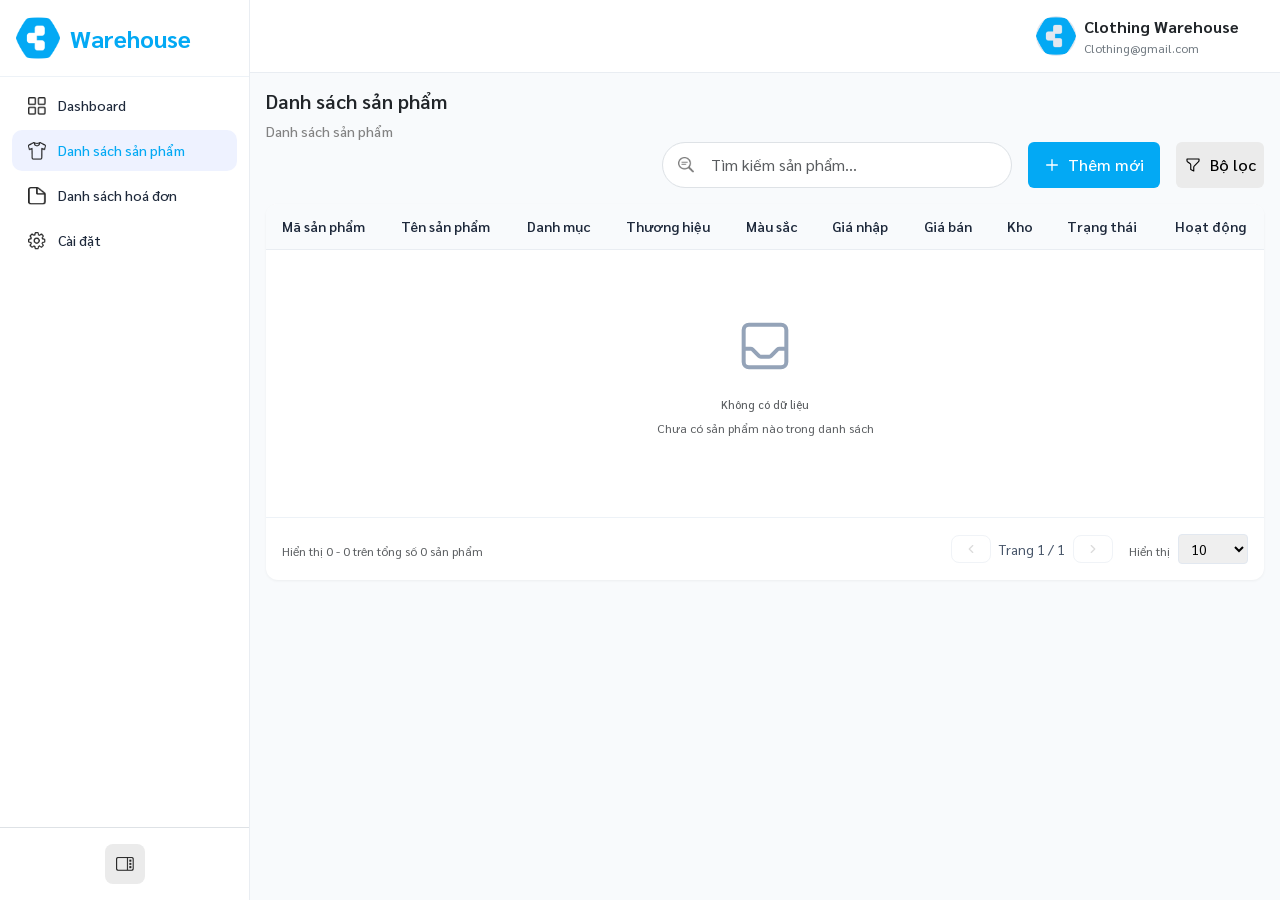
<file: index.html>
<!DOCTYPE html>
<html lang="en">
    <head>
        <meta charset="UTF-8">
        <meta name="viewport" content="width=device-width, initial-scale=1.0">
        <title>Quản lý sản phẩm - Clothing Warehouse</title>
        <link rel="icon" type="image/png" href="assets/images/jira-software-logo.png">

        <!-- CSS -->
        <link rel="stylesheet" href="css/style.css">
        <link rel="stylesheet" href="css/golbal.css">
        <link rel="stylesheet" href="libs/bootstrap/css/bootstrap.min.css">
    </head>
    <body>  

        <div class="app-wrapper">
            <!-- Sidebar (Bootstrap layout) -->
            <div class="sidebar-col" id="sidebarCol" style="width: 250px;">
                <div class="hrms-sidebar">
                    <div class="sidebar-brand">
                        <div class="logo">
                            <img src="assets/images/jira-software-logo.png" alt="logo">
                            <span id="brandTextLogo">Warehouse</span>
                        </div>
                    </div>
                    <div class="flex-grow-1">
                        <ul class="nav-menu-custom" id="mainNavigation">
                            <!-- Dashboard -->
                            <li class="nav-item-custom">
                                <a class="nav-link-custom" href="pages/dashboard.html">
                                    <img src="assets/icons/square.grid.2x2.png" width="18px" height="18px" alt="">
                                    <span>Dashboard</span>
                                </a>
                            </li>
                            <!-- Quản lý hoá đơn (submenu) -->
                            <li class="nav-item-custom active">
                                <a class="nav-link-custom" href="index.html">
                                    <img src="assets/icons/tshirt.png" width="18px" height="18px" alt="">
                                    <span>Danh sách sản phẩm</span>
                                </a>
                            </li>
                            <!-- Quản lý kho -->
                            <li class="nav-item-custom">
                                <a class="nav-link-custom" href="pages/invoice.html">
                                    <img src="assets/icons/doc.png" width="18px" height="18px" alt="">
                                    <span>Danh sách hoá đơn</span>
                                </a>
                            </li>
                            <!-- Cài đặt -->
                            <li class="nav-item-custom">
                                <a class="nav-link-custom" href="#">
                                    <img src="assets/icons/gearshape.png" width="18px" height="18px" alt="">
                                    <span>Cài đặt</span>
                                </a>
                            </li>
                        </ul>
                    </div>
                    <div class="p-3 d-flex justify-content-center border-top mt-auto">
                        <button class="collapse-toggle-btn" id="toggleSidebarBtn">
                            <img src="assets/icons/Icon=sidebar.squares.trailing.png" width="18px" height="18px" alt="">
                        </button>
                    </div>
                </div>
            </div>

            <!-- Main content (bootstrap hỗ trợ) -->
            <div class="main-content">
                <div class="top-bar d-flex align-items-center justify-content-between flex-wrap">
                    <div></div>
                    <div class="d-flex align-items-center gap-3">
                        <div class="position-relative" id="userDropdownWrapper">
                            <div class="user-profile-card d-flex align-items-center gap-2" id="userProfileTrigger">
                                <img class="avatar-img" src="assets/images/jira-software-logo.png" alt="avatar">
                                <div class="d-none d-sm-block">
                                    <p class="mb-0 fw-bold fs-6">Clothing Warehouse</p>
                                    <p class="mb-0 text-secondary" style="font-size: 12px;">Clothing@gmail.com</p>
                                </div>
                            </div>
                        </div>
                    </div>
                </div>

                <div class="content-area" id="dynamicContent">
                    <div class="user-system">
                        <div class="header-action d-flex align-items-center justify-content-between p-3 pb-0">
                            <div class="breadcrumbs">
                                <h5 class="fw6">Danh sách sản phẩm</h5>
                                <p class="m-0 fw5 fs4"> Danh sách sản phẩm</p>
                            </div>
                        </div>
                        <div class="action d-flex gap-3 justify-content-end p-3 pt-0 pb-0">
                            <!-- Tìm kiếm -->
                            <div class="search-wrapper">
                                <div class="position-relative">
                                    <img src="assets/icons/text.magnifyingglass.png" 
                                        alt="Tìm kiếm" 
                                        class="position-absolute top-50 start-0 translate-middle-y ms-3"
                                        style="width: 16px; height: 16px; opacity: 0.6;">
                                    <input type="text" 
                                        class="form-control ps-5" 
                                        placeholder="Tìm kiếm sản phẩm..." 
                                        id="searchInput"
                                        style="border-radius: 30px; padding: 10px 15px 10px 40px;">
                                </div>
                            </div>

                            <!-- Giỏ hàng -->
                            <button class="cart-button" id="cartButton">
                                <svg width="16" height="16" viewBox="0 0 24 24" fill="none" xmlns="http://www.w3.org/2000/svg">
                                    <path d="M6 6H20L18 16H8L6 6ZM6 6L5 3H2" stroke="white" stroke-width="1.5" stroke-linecap="round" stroke-linejoin="round"/>
                                    <circle cx="8" cy="20" r="1.5" stroke="white" stroke-width="1.5"/>
                                    <circle cx="18" cy="20" r="1.5" stroke="white" stroke-width="1.5"/>
                                </svg>
                                Giỏ hàng
                                <span id="cartCount" class="cart-badge">0</span>
                            </button>

                            <!-- Thêm mới -->
                            <button class="border-0 add fw5 px-3 py-2 rounded-2 text-white d-flex align-items-center gap-2"  style="background: #03A9F4;">
                                <svg width="16" height="16" viewBox="0 0 24 24" fill="none" xmlns="http://www.w3.org/2000/svg">
                                    <path d="M12 4V20M20 12H4" stroke="white" stroke-width="2" stroke-linecap="round"/>
                                </svg>
                                Thêm mới
                            </button>

                            <!-- Bộ lọc -->
                            <div class="position-relatives" id="filterWrapper">
                                <button class="border-0 filter fw5 p-2 rounded-2 d-flex align-items-center gap-2" id="filterBtn">
                                    <svg width="18" height="18" viewBox="0 0 24 24" fill="none" stroke="currentColor" stroke-width="1.5">
                                        <path d="M4 4h16v2.172a2 2 0 01-.586 1.414l-5.828 5.828a2 2 0 00-.586 1.414V20l-4-2v-6.172a2 2 0 00-.586-1.414L4.586 7.586A2 2 0 014 6.172V4z" stroke-linecap="round" stroke-linejoin="round"/>
                                    </svg>
                                    Bộ lọc
                                    <span id="activeFilterBadge" class="active-filter-badge" style="display: none;"></span>
                                </button>
                                
                                <!-- Dropdown Menu -->
                                <div id="filterDropdown" class="filter-dropdown" style="display: none;">
                                    <div class="dropdown-header p-3 d-flex">
                                        <h5 class="mb-0">Bộ lọc sản phẩm</h5>
                                        <button id="clearAllFiltersBtn" class="clear-all-btn">Xóa tất cả</button>
                                    </div>

                                    
                                    <div class="dropdown-content">
                                        <!-- Danh mục sản phẩm -->
                                        <div class="filter-section">
                                            <h6 class="filter-title">Danh mục</h6>
                                            <select id="categoryFilter" class="form-select category-select">
                                                <option value="">Tất cả danh mục</option>
                                            </select>
                                        </div>

                                        <!-- Màu sắc -->
                                        <div class="filter-section">
                                            <h6 class="filter-title">Màu sắc</h6>
                                            <div class="color-options-wrapper">
                                                <div class="color-options" id="colorOptions"></div>
                                            </div>
                                        </div>
                                    </div>
                                    
                                    <div class="filter-actions">
                                        <button id="cancelFilterBtn" class="btn-cancel-filter">Hủy</button>
                                        <button id="applyFilterBtn" class="btn-apply-filter">Áp dụng</button>
                                    </div>
                                </div>
                            </div>
                        </div>
                    </div>
                    <div class="content table-scroll-wrapper p-3">
                        <table class="custom-table border-shadow radius-8">
                            <thead>
                                <tr>
                                    <th class="text-start">Mã sản phẩm</th>
                                    <th class="text-start">Tên sản phẩm</th>
                                    <th class="text-start">Danh mục</th>
                                    <th class="text-start">Thương hiệu</th>
                                    <th class="text-start">Màu sắc</th>
                                    <!-- <th class="text-start">Kích thước</th> -->
                                    <th class="text-start">Giá nhập</th>
                                    <th class="text-start">Giá bán</th>
                                    <th class="text-start">Kho</th>
                                    <th class="text-start">Trạng thái</th>
                                    <th class="text-center">Hoạt động</th>
                                </tr>
                            </thead>
                            <tbody id="tableBody">
                                <tr><td colspan="11" class="text-center p-3">Đang tải dữ liệu...</td></tr>
                            </tbody>
                            <tfoot>
                                <tr>
                                    <td colspan="11" class="p-3 text-center cur-pointer">
                                        <div class="pagination-wrapper">
                                            <div class="d-flex align-items-center justify-content-between gap-3 flex-wrap" style="width: 100%;">
                                                <div class="text-muted small">
                                                    Hiển thị <span id="startCount">0</span> - <span id="endCount">0</span> trên tổng số <span id="totalCount">0</span> sản phẩm
                                                </div>
                                                <div class="d-flex gap-3 cur-pointer">
                                                    <div class="d-flex align-items-center gap-2">
                                                        <button class="btn-page" id="prevPage" disabled>
                                                            <svg width="14" height="14" viewBox="0 0 24 24" fill="none" stroke="currentColor" stroke-width="2">
                                                                <path d="M15 18L9 12L15 6" stroke-linecap="round" stroke-linejoin="round"/>
                                                            </svg>
                                                        </button>
                                                        <span class="page-info">
                                                            Trang <span id="currentPage">1</span> / <span id="totalPages">1</span>
                                                        </span>
                                                        <button class="btn-page" id="nextPage" disabled>
                                                            <svg width="14" height="14" viewBox="0 0 24 24" fill="none" stroke="currentColor" stroke-width="2">
                                                                <path d="M9 18L15 12L9 6" stroke-linecap="round" stroke-linejoin="round"/>
                                                            </svg>
                                                        </button>
                                                    </div>
                                                    <div class="d-flex align-items-center gap-2">
                                                        <span class="text-muted small">Hiển thị</span>
                                                        <select id="pageSizeSelect" class="form-select-sm cur-pointer" style="width: 70px;">
                                                            <option value="5">5</option>
                                                            <option value="10" selected>10</option>
                                                            <option value="20">20</option>
                                                            <option value="50">50</option>
                                                        </select>
                                                    </div>
                                                </div>
                                            </div>
                                        </div>
                                    </td>
                                </tr>
                            </tfoot>
                        </table>
                    </div>
                </div>
            </div>
        </div>

        <!-- Modal Thêm mới sản phẩm -->
        <div id="addProductModal" class="modal-product-overlay" style="display: none;">
            <div class="modal-product-container" style="width: 960px; max-width: 95%;">
                <div class="modal-product-header">
                    <h3 class="modal-product-title">
                        <svg width="24" height="24" viewBox="0 0 24 24" fill="none" stroke="currentColor" stroke-width="1.5">
                            <path d="M12 4v16m8-8H4" stroke-linecap="round"/>
                        </svg>
                        Thêm mới sản phẩm
                    </h3>
                    <button class="modal-product-close" onclick="closeAddProductModal()">×</button>
                </div>
                
                <div class="modal-product-body">
                    <form id="addProductForm">
                        <!-- Thông tin cơ bản -->
                        <div class="row g-3 mb-4">
                            <div class="col-md-5">
                                <label class="form-label fw-semibold">Mã sản phẩm</label>
                                <input type="text" class="form-control" id="productCode" placeholder="Nhập mã sản phẩm">
                            </div>
                            <div class="col-md-5">
                                <label class="form-label fw-semibold">Tên sản phẩm <span class="text-danger">*</span></label>
                                <input type="text" class="form-control" id="productName" placeholder="Nhập tên sản phẩm">
                            </div>
                            <div class="col-md-5">
                                <label class="form-label fw-semibold">Loại sản phẩm</label>
                                <input type="text" class="form-control" id="categoryName" placeholder="Nhập loại sản phẩm">
                            </div>
                            <div class="col-md-5">
                                <label class="form-label fw-semibold">Thương hiệu</label>
                                <input type="text" class="form-control" id="brandName" placeholder="Nhập thương hiệu">
                            </div>
                            <div class="col-md-5">
                                <label class="form-label fw-semibold">Nhà cung cấp</label>
                                <input type="text" class="form-control" id="supplierName" placeholder="Nhập nhà cung cấp">
                            </div>
                            <div class="col-md-5">
                                <label class="form-label fw-semibold">Chất liệu</label>
                                <input type="text" class="form-control" id="material" placeholder="VD: Cotton, Polyester">
                            </div>
                            
                           <div class="col-md-5">
                                <label class="form-label fw-semibold">Giá nhập <span class="text-danger">*</span></label>
                                <div class="input-group">
                                    <input type="number" class="form-control" id="purchasePrice" placeholder="0" value="0" min="0" step="1000" oninput="formatPurchasePrice(this)">
                                    <span class="input-group-text" id="purchasePriceDisplay">0</span>
                                </div>
                            </div>
                            <div class="col-md-5">
                                <label class="form-label fw-semibold">Giá bán <span class="text-danger">*</span></label>
                                <div class="input-group">
                                    <input type="number" class="form-control" id="sellingPrice" placeholder="0" value="0" min="0" step="1000" oninput="formatSellingPrice(this)">
                                    <span class="input-group-text" id="sellingPriceDisplay">0</span>
                                </div>
                            </div>
                            
                            <div class="col-12">
                                <label class="form-label fw-semibold">Mô tả</label>
                                <textarea class="form-control" id="description" rows="2" placeholder="Nhập mô tả sản phẩm"></textarea>
                            </div>
                        </div>

                        <!-- Màu sắc và số lượng theo size -->
                        <div class="form-section">
                            <div class="section-title fw-semibold mb-3">🎨 Màu sắc & Số lượng theo kích thước</div>
                            <div id="colorVariantsContainer">
                                <!-- Mỗi màu sẽ có 1 block riêng -->
                                <div class="color-variant-block" data-color-index="0">
                                    <div class="mb-2">
                                        <div class="color-selector">
                                            <label class="form-label mb-0">Màu sắc</label>
                                            <select class="form-select color-select">
                                                <option value="">Chọn màu</option>
                                                <option value="Đỏ">Đỏ</option>
                                                <option value="Xanh">Xanh</option>
                                                <option value="Đen">Đen</option>
                                                <option value="Trắng">Trắng</option>
                                                <option value="Vàng">Vàng</option>
                                                <option value="Hồng">Hồng</option>
                                                <option value="Xám">Xám</option>
                                                <option value="Tím">Tím</option>
                                                <option value="Cam">Cam</option>
                                                <option value="Nâu">Nâu</option>
                                                <option value="Xanh lá">Xanh lá</option>
                                            </select>
                                        </div>
                                        <button type="button" class="btn btn-danger btn-sm mt-3" onclick="removeColorVariant(this)" style="display: none;">🗑️ Xóa màu</button>
                                    </div>
                                     <div class="mb-2">
                                        <label class="form-label fw-semibold">Kiểu size</label>
                                        <select class="form-select" id="sizeTypeSelect" onchange="toggleSizeTables()">
                                            <option value="ao">👕 Áo (S → XXL)</option>
                                            <option value="quan">👖 Quần (28 → 38)</option>
                                            <option value="khac">📦 Khác (FreeSize, OneSize)</option>
                                        </select>
                                    </div>
                                    <div class="size-quantity-table size-table-ao mb-3" data-size-type="ao">
                                        <table class="table table-sm table-bordered">
                                            <thead class="table-light"><tr><th>Kích thước</th><th>Số lượng</th></tr></thead>
                                            <tbody>
                                                <tr><td><strong>S</strong></td><td><input type="number" class="form-control form-control-sm size-qty" data-size-id="1" data-size-name="S" value="0" min="0" placeholder="SL"></td></tr>
                                                <tr><td><strong>M</strong></td><td><input type="number" class="form-control form-control-sm size-qty" data-size-id="2" data-size-name="M" value="0" min="0" placeholder="SL"></td></tr>
                                                <tr><td><strong>L</strong></td><td><input type="number" class="form-control form-control-sm size-qty" data-size-id="3" data-size-name="L" value="0" min="0" placeholder="SL"></td></tr>
                                                <tr><td><strong>XL</strong></td><td><input type="number" class="form-control form-control-sm size-qty" data-size-id="4" data-size-name="XL" value="0" min="0" placeholder="SL"></td></tr>
                                                <tr><td><strong>XXL</strong></td><td><input type="number" class="form-control form-control-sm size-qty" data-size-id="5" data-size-name="XXL" value="0" min="0" placeholder="SL"></td></tr>
                                                <tr><td><strong>XXXL</strong></td><td><input type="number" class="form-control form-control-sm size-qty" data-size-id="6" data-size-name="XXXL" value="0" min="0" placeholder="SL"></td></tr>
                                                <tr><td><strong>XXXXL</strong></td><td><input type="number" class="form-control form-control-sm size-qty" data-size-id="7" data-size-name="XXXXL" value="0" min="0" placeholder="SL"></td></tr>
                                                <tr><td><strong>XXXXXL</strong></td><td><input type="number" class="form-control form-control-sm size-qty" data-size-id="8" data-size-name="XXXXXL" value="0" min="0" placeholder="SL"></td></tr>
                                            </tbody>
                                        </table>
                                    </div>
                                    <!-- Bảng size Quần (28 - 38) -->
                                    <div class="size-quantity-table size-table-quan mb-3" data-size-type="quan" style="display: none;">
                                        <table class="table table-sm table-bordered">
                                            <thead class="table-light"><tr><th>Kích thước</th><th>Số lượng</th></tr></thead>
                                            <tbody>
                                                <tr><td><strong>28</strong></td><td><input type="number" class="form-control form-control-sm size-qty" data-size-id="9" data-size-name="28" value="0" min="0" placeholder="SL"></td></tr>
                                                <tr><td><strong>29</strong></td><td><input type="number" class="form-control form-control-sm size-qty" data-size-id="10" data-size-name="29" value="0" min="0" placeholder="SL"></td></tr>
                                                <tr><td><strong>30</strong></td><td><input type="number" class="form-control form-control-sm size-qty" data-size-id="11" data-size-name="30" value="0" min="0" placeholder="SL"></td></tr>
                                                <tr><td><strong>31</strong></td><td><input type="number" class="form-control form-control-sm size-qty" data-size-id="12" data-size-name="31" value="0" min="0" placeholder="SL"></td></tr>
                                                <tr><td><strong>32</strong></td><td><input type="number" class="form-control form-control-sm size-qty" data-size-id="13" data-size-name="32" value="0" min="0" placeholder="SL"></td></tr>
                                                <tr><td><strong>33</strong></td><td><input type="number" class="form-control form-control-sm size-qty" data-size-id="14" data-size-name="33" value="0" min="0" placeholder="SL"></td></tr>
                                                <tr><td><strong>34</strong></td><td><input type="number" class="form-control form-control-sm size-qty" data-size-id="15" data-size-name="34" value="0" min="0" placeholder="SL"></td></tr>
                                                <tr><td><strong>35</strong></td><td><input type="number" class="form-control form-control-sm size-qty" data-size-id="16" data-size-name="35" value="0" min="0" placeholder="SL"></td></tr>
                                                <tr><td><strong>36</strong></td><td><input type="number" class="form-control form-control-sm size-qty" data-size-id="17" data-size-name="36" value="0" min="0" placeholder="SL"></td></tr>
                                                <tr><td><strong>37</strong></td><td><input type="number" class="form-control form-control-sm size-qty" data-size-id="18" data-size-name="37" value="0" min="0" placeholder="SL"></td></tr>
                                                <tr><td><strong>38</strong></td><td><input type="number" class="form-control form-control-sm size-qty" data-size-id="19" data-size-name="38" value="0" min="0" placeholder="SL"></td></tr>
                                            </tbody>
                                        </table>
                                    </div>
                                    
                                    <!-- Bảng size Khác (FreeSize, OneSize) -->
                                    <div class="size-quantity-table size-table-khac mb-3" data-size-type="khac" style="display: none;">
                                        <table class="table table-sm table-bordered">
                                            <thead class="table-light"><tr><th>Kích thước</th><th>Số lượng</th></tr></thead>
                                            <tbody>
                                                <tr><td><strong>FreeSize</strong></td><td><input type="number" class="form-control form-control-sm size-qty" data-size-id="20" data-size-name="FreeSize" value="0" min="0" placeholder="SL"></td></tr>
                                                <tr><td><strong>OneSize</strong></td><td><input type="number" class="form-control form-control-sm size-qty" data-size-id="21" data-size-name="OneSize" value="0" min="0" placeholder="SL"></td></tr>
                                            </tbody>
                                        </table>
                                    </div>
                                </div>
                            </div>
                            <button type="button" class="btn btn-outline-primary btn-sm mt-2" onclick="addColorVariant()">
                                + Thêm màu sắc khác
                            </button>
                        </div>
                    </form>
                </div>
                <div class="modal-product-footer mt-3">
                    <button type="button" class="btn-cancel-modal" onclick="closeAddProductModal()">Hủy</button>
                    <button type="button" class="btn-submit-modal" onclick="submitAddProductV2()">Thêm sản phẩm</button>
                </div>
            </div>
        </div>
        
        <!-- Modal Sửa sản phẩm -->
        <div id="editProductModal" class="modal-product-overlay" style="display: none;">
            <div class="modal-product-container" style="width: 960px; max-width: 95%;">
                <div class="modal-product-header">
                    <h3 class="modal-product-title">
                        <svg width="24" height="24" viewBox="0 0 24 24" fill="none" stroke="currentColor" stroke-width="1.5">
                            <path d="M17 3l4 4-7 7H10v-4l7-7z" stroke-linecap="round"/>
                            <path d="M3 21h18" stroke-linecap="round"/>
                        </svg>
                        Sửa sản phẩm
                    </h3>
                    <button class="modal-product-close" onclick="closeEditProductModal()">×</button>
                </div>
                
                <div class="modal-product-body">
                    <form id="editProductForm">
                        <input type="hidden" id="editProductID">
                        
                        <!-- Thông tin cơ bản -->
                        <div class="row g-3 mb-4">
                            <div class="col-md-5">
                                <label class="form-label fw-semibold">Mã sản phẩm</label>
                                <input type="text" class="form-control" id="editProductCode" readonly style="background-color: #f5f5f5;">
                            </div>
                            <div class="col-md-5">
                                <label class="form-label fw-semibold">Tên sản phẩm <span class="text-danger">*</span></label>
                                <input type="text" class="form-control" id="editProductName" readonly style="background-color: #f5f5f5;">
                            </div>
                            <div class="col-md-5">
                                <label class="form-label fw-semibold">Loại sản phẩm</label>
                                <input type="text" class="form-control" id="editCategoryName">
                            </div>
                            <div class="col-md-5">
                                <label class="form-label fw-semibold">Thương hiệu</label>
                                <input type="text" class="form-control" id="editBrandName">
                            </div>
                            <div class="col-md-5">
                                <label class="form-label fw-semibold">Nhà cung cấp</label>
                                <input type="text" class="form-control" id="editSupplierName">
                            </div>
                            <div class="col-md-5">
                                <label class="form-label fw-semibold">Chất liệu</label>
                                <input type="text" class="form-control" id="editMaterial">
                            </div>
                            
                            <div class="col-md-5">
                                <label class="form-label fw-semibold">Giá nhập <span class="text-danger">*</span></label>
                                <div class="input-group">
                                    <input type="number" class="form-control" id="editPurchasePrice" min="0" step="1000" oninput="formatEditPurchasePrice(this)">
                                    <span class="input-group-text edit-purchase-price-display">0</span>
                                </div>
                            </div>
                            <div class="col-md-5">
                                <label class="form-label fw-semibold">Giá bán <span class="text-danger">*</span></label>
                                <div class="input-group">
                                    <input type="number" class="form-control" id="editSellingPrice" min="0" step="1000" oninput="formatEditSellingPrice(this)">
                                    <span class="input-group-text edit-selling-price-display">0</span>
                                </div>
                            </div>
                            
                            <div class="col-12">
                                <label class="form-label fw-semibold">Mô tả</label>
                                <textarea class="form-control" id="editDescription" rows="2"></textarea>
                            </div>
                        </div>

                        <!-- Màu sắc và số lượng theo size -->
                        <div class="form-section">
                            <div class="section-title fw-semibold mb-3">🎨 Màu sắc & Số lượng theo kích thước</div>
                            <div id="editColorVariantsContainer">
                                <!-- Sẽ được dynamic render từ JavaScript -->
                            </div>
                            <button type="button" class="btn btn-outline-primary btn-sm mt-2" onclick="addEditColorVariant()">
                                + Thêm màu sắc khác
                            </button>
                        </div>
                    </form>
                </div>
                <div class="modal-product-footer mt-3">
                    <button type="button" class="btn-cancel-modal" onclick="closeEditProductModal()">Hủy</button>
                    <button type="button" class="btn-submit-modal" onclick="submitEditProduct()">Lưu thay đổi</button>
                </div>
            </div>
        </div>


        <!-- JS -->
        <script src="libs/bootstrap/js/bootstrap.bundle.min.js"></script>
        <script src="js/layout.js"></script>
        <script src="js/index.js"></script>
        
    </body>
</html>
</file>
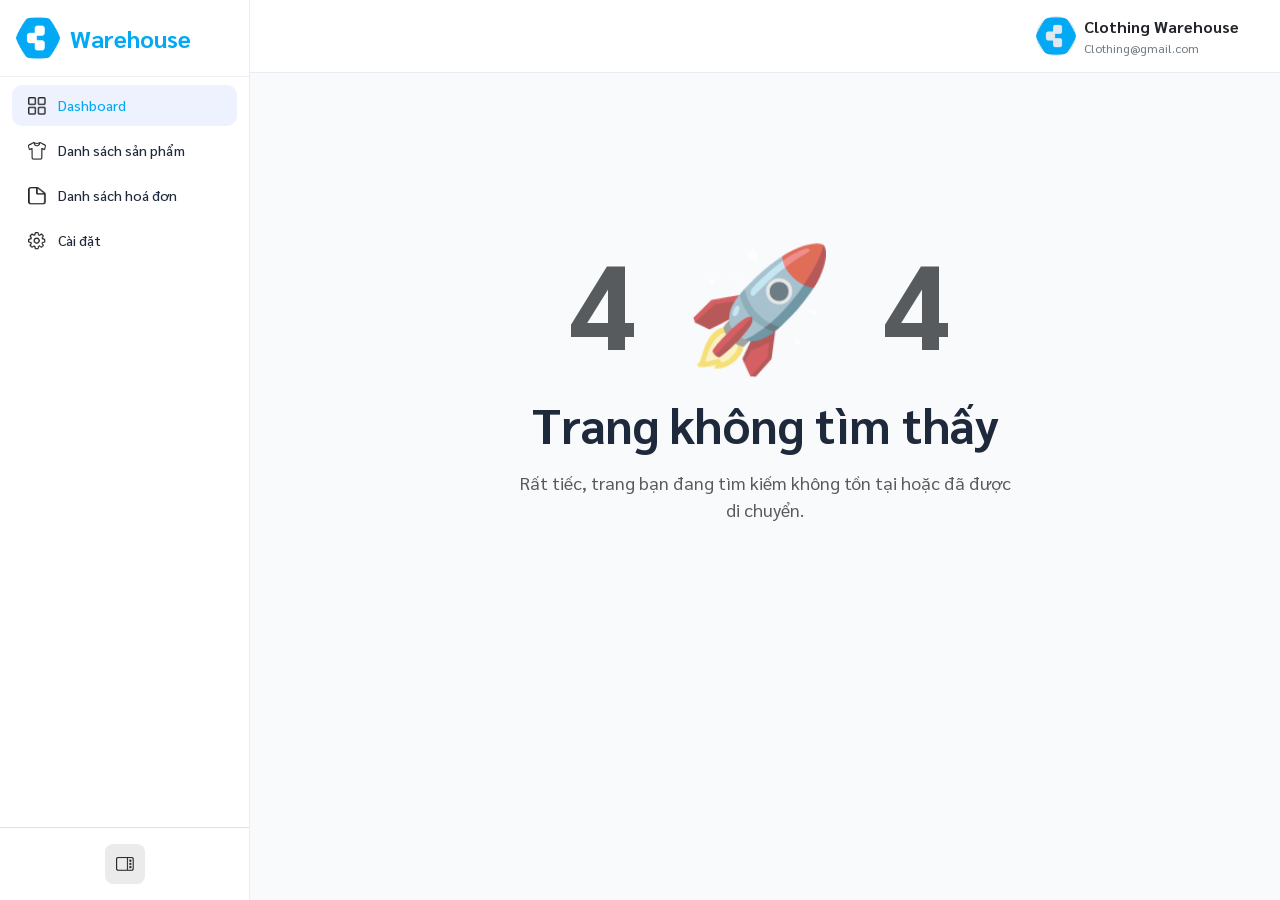
<file: pages/dashboard.html>
<!DOCTYPE html>
<html lang="en">
<head>
    <meta charset="UTF-8">
    <meta name="viewport" content="width=device-width, initial-scale=1.0">
    <title>Dashboard - Clothing Warehouse</title>
    <link rel="icon" type="image/png" href="../assets/images/jira-software-logo.png">
    <!-- CSS -->
    <link rel="stylesheet" href="../css/golbal.css">
    <link rel="stylesheet" href="../libs/bootstrap/css/bootstrap.min.css">
</head>
<body>  

    <div class="app-wrapper">
    <!-- Sidebar (Bootstrap layout) -->
    <div class="sidebar-col" id="sidebarCol" style="width: 250px;">
        <div class="hrms-sidebar">
            <div class="sidebar-brand">
                <div class="logo">
                    <img src="../assets/images/jira-software-logo.png" alt="logo">
                    <span id="brandTextLogo">Warehouse</span>
                </div>
            </div>
            <div class="flex-grow-1">
                <ul class="nav-menu-custom" id="mainNavigation">
                    <!-- Dashboard -->
                    <li class="nav-item-custom active">
                        <a class="nav-link-custom" href="../pages/dashboard.html">
                            <img src="../assets/icons/square.grid.2x2.png" width="18px" height="18px" alt="">
                            <span>Dashboard</span>
                        </a>
                    </li>
                    <!-- Quản lý hoá đơn (submenu) -->
                    <li class="nav-item-custom">
                        <a class="nav-link-custom" href="../index.html">
                            <img src="../assets/icons/tshirt.png" width="18px" height="18px" alt="">
                            <span>Danh sách sản phẩm</span>
                        </a>
                    </li>
                    <!-- Quản lý kho -->
                    <li class="nav-item-custom">
                        <a class="nav-link-custom" href="../pages/invoice.html">
                            <img src="../assets/icons/doc.png" width="18px" height="18px" alt="">
                            <span>Danh sách hoá đơn</span>
                        </a>
                    </li>
                    <!-- Cài đặt -->
                    <li class="nav-item-custom">
                        <a class="nav-link-custom" href="#">
                            <img src="../assets/icons/gearshape.png" width="18px" height="18px" alt="">
                            <span>Cài đặt</span>
                        </a>
                    </li>
                </ul>
            </div>
            <div class="p-3 d-flex justify-content-center border-top mt-auto">
                <button class="collapse-toggle-btn" id="toggleSidebarBtn">
                    <img src="../assets/icons/Icon=sidebar.squares.trailing.png" width="18px" height="18px" alt="">
                </button>
            </div>
        </div>
    </div>

    <!-- Main content (bootstrap hỗ trợ) -->
    <div class="main-content">
        <div class="top-bar d-flex align-items-center justify-content-between flex-wrap">
            <div></div>
            <div class="d-flex align-items-center gap-3">
                <div class="position-relative" id="userDropdownWrapper">
                    <div class="user-profile-card d-flex align-items-center gap-2" id="userProfileTrigger">
                        <img class="avatar-img" src="../assets/images/jira-software-logo.png" alt="avatar">
                        <div class="d-none d-sm-block">
                            <p class="mb-0 fw-bold fs-6">Clothing Warehouse</p>
                            <p class="mb-0 text-secondary" style="font-size: 12px;">Clothing@gmail.com</p>
                        </div>
                    </div>
                </div>
            </div>
        </div>

        <div class="content-area" id="dynamicContent">
            <div class="container-fluid px-0">
                <div class="d-flex flex-column align-items-center justify-content-center" style="min-height: 70vh;">
                    
                    <!-- Ảnh 404 hoặc icon -->
                    <div class="text-center mb-4">
                        <div class="display-1 fw-bold text-muted" style="font-size: 120px; letter-spacing: 10px;">
                            4
                            🚀
                            4
                        </div>
                    </div>
                    
                    <h1 class="text-center fw-bold mb-3" style="color: #1e293b; font-size: 48px;">
                        Trang không tìm thấy
                    </h1>
                    
                    <p class="text-center text-muted mb-4" style="font-size: 18px; max-width: 500px;">
                        Rất tiếc, trang bạn đang tìm kiếm không tồn tại hoặc đã được di chuyển.
                    </p>
                    
                </div>
            </div>
        </div>
    </div>
</div>

<!-- JS -->
<script src="../libs/bootstrap/js/bootstrap.bundle.min.js"></script>
<script src="../js/layout.js"></script>
    
</body>
</html>
</file>
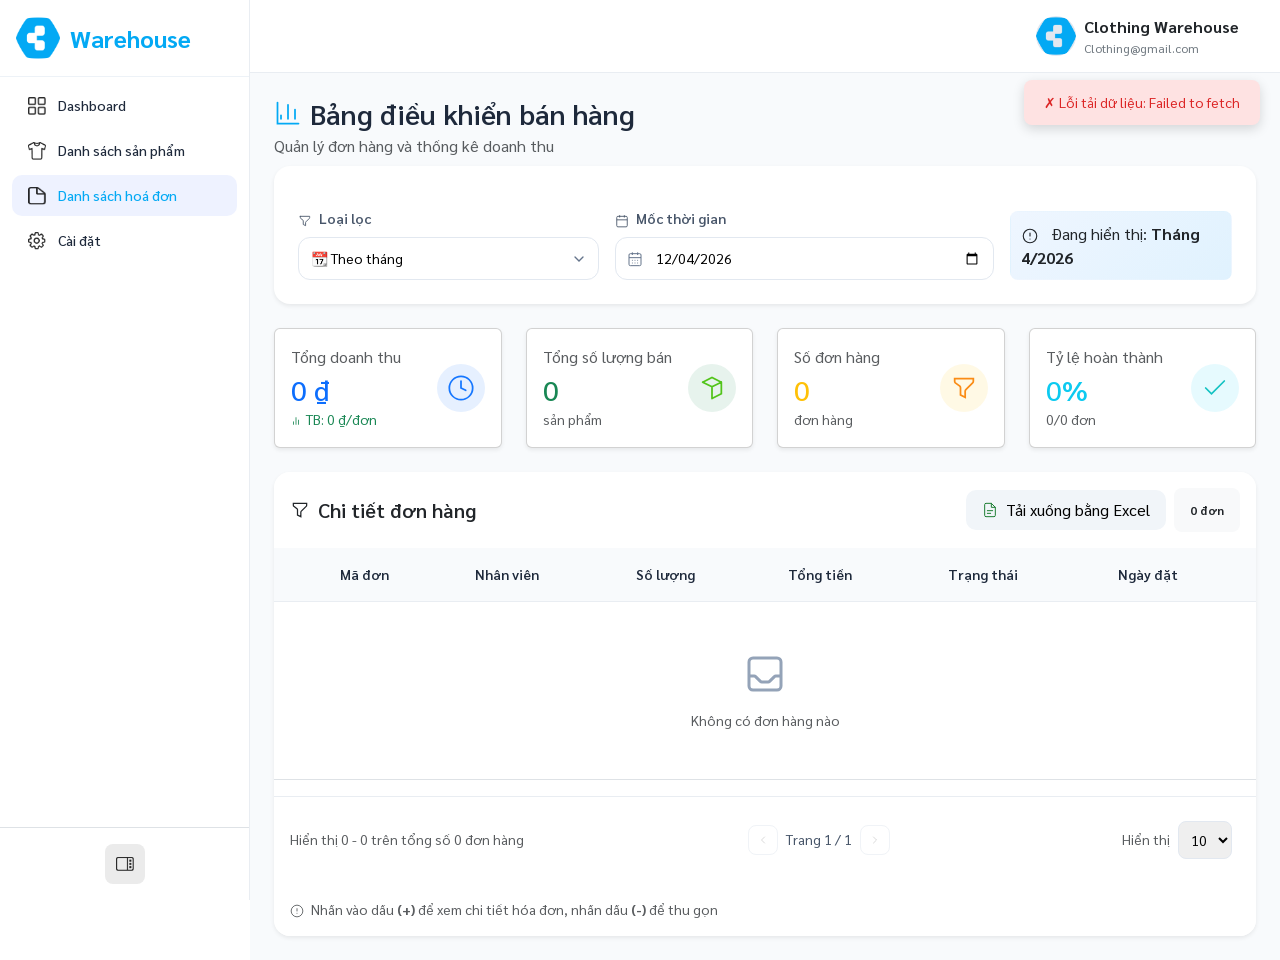
<file: pages/invoice.html>
<!DOCTYPE html>
<html lang="en">
    <head>
        <meta charset="UTF-8">
        <meta name="viewport" content="width=device-width, initial-scale=1.0">
        <title>Quản lý hoá đơn - Clothing Warehouse</title>
        <link rel="icon" type="image/png"
            href="../assets/images/jira-software-logo.png">
        <!-- CSS -->
        <link rel="stylesheet" href="../css/invoice.css">
        <link rel="stylesheet" href="../css/golbal.css">
        <link rel="stylesheet" href="../libs/bootstrap/css/bootstrap.min.css">
    </head>
    <body>

        <div class="app-wrapper">
            <!-- Sidebar (Bootstrap layout) -->
            <div class="sidebar-col" id="sidebarCol" style="width: 250px;">
                <div class="hrms-sidebar">
                    <div class="sidebar-brand">
                        <div class="logo">
                            <img src="../assets/images/jira-software-logo.png"
                                alt="logo">
                            <span id="brandTextLogo">Warehouse</span>
                        </div>
                    </div>
                    <div class="flex-grow-1">
                        <ul class="nav-menu-custom" id="mainNavigation">
                            <!-- Dashboard -->
                            <li class="nav-item-custom">
                                <a class="nav-link-custom"
                                    href="../pages/dashboard.html">
                                    <img
                                        src="../assets/icons/square.grid.2x2.png"
                                        width="18px" height="18px" alt>
                                    <span>Dashboard</span>
                                </a>
                            </li>
                            <!-- Quản lý hoá đơn (submenu) -->
                            <li class="nav-item-custom">
                                <a class="nav-link-custom" href="../index.html">
                                    <img src="../assets/icons/tshirt.png"
                                        width="18px" height="18px" alt>
                                    <span>Danh sách sản phẩm</span>
                                </a>
                            </li>
                            <!-- Quản lý kho -->
                            <li class="nav-item-custom active">
                                <a class="nav-link-custom"
                                    href="../pages/invoice.html">
                                    <img src="../assets/icons/doc.png"
                                        width="18px" height="18px" alt>
                                    <span>Danh sách hoá đơn</span>
                                </a>
                            </li>
                            <!-- Cài đặt -->
                            <li class="nav-item-custom">
                                <a class="nav-link-custom" href="#">
                                    <img src="../assets/icons/gearshape.png"
                                        width="18px" height="18px" alt>
                                    <span>Cài đặt</span>
                                </a>
                            </li>
                        </ul>
                    </div>
                    <div
                        class="p-3 d-flex justify-content-center border-top mt-auto">
                        <button class="collapse-toggle-btn"
                            id="toggleSidebarBtn">
                            <img
                                src="../assets/icons/Icon=sidebar.squares.trailing.png"
                                width="18px" height="18px" alt>
                        </button>
                    </div>
                </div>
            </div>

            <!-- Main content (bootstrap hỗ trợ) -->
            <div class="main-content">
                <div
                    class="top-bar d-flex align-items-center justify-content-between flex-wrap">
                    <div></div>
                    <div class="d-flex align-items-center gap-3">
                        <div class="position-relative" id="userDropdownWrapper">
                            <div
                                class="user-profile-card d-flex align-items-center gap-2"
                                id="userProfileTrigger">
                                <img class="avatar-img"
                                    src="../assets/images/jira-software-logo.png"
                                    alt="avatar">
                                <div class="d-none d-sm-block">
                                    <p class="mb-0 fw-bold fs-6">Clothing
                                        Warehouse</p>
                                    <p class="mb-0 text-secondary"
                                        style="font-size: 12px;">Clothing@gmail.com</p>
                                </div>
                            </div>
                        </div>
                    </div>
                </div>

                <div class="content-area" id="dynamicContent">
                    <div class="container-fluid px-4 py-4">
                        <!-- Header -->
                        <div class="dashboard-header d-flex justify-content-between align-items-center flex-wrap gap-3">
                            <div>
                                <h2 class="mb-1 fw-semibold d-flex align-items-center gap-2">
                                    <svg width="28" height="28" viewBox="0 0 24 24" fill="none" stroke="#03A9F4" stroke-width="1.5">
                                        <path d="M3 3v18h18" stroke-linecap="round"/>
                                        <path d="M18 17V9M12 17V5M6 17v-3" stroke-linecap="round"/>
                                    </svg>
                                    Bảng điều khiển bán hàng
                                </h2>
                                <p class="text-muted mb-0">Quản lý đơn hàng và thống kê doanh thu</p>
                            </div>
                        </div>

                        <!-- Filter Bar -->
                        <div class="filter-bar bg-white rounded-4 shadow-sm mb-4">
                            <div class="row g-3 align-items-end p-4">
                                <div class="col-md-4">
                                    <label class="form-label fw-semibold mb-2">
                                        <svg width="14" height="14" viewBox="0 0 24 24" fill="none" stroke="currentColor" stroke-width="1.5" style="display: inline; margin-right: 4px;">
                                            <path d="M4 4h16v2.172a2 2 0 01-.586 1.414l-5.828 5.828a2 2 0 00-.586 1.414V20l-4-2v-6.172a2 2 0 00-.586-1.414L4.586 7.586A2 2 0 014 6.172V4z" stroke-linecap="round"/>
                                        </svg>
                                        Loại lọc
                                    </label>
                                    <div class="custom-select">
                                        <select id="filterType">
                                            <option value="day">📅 Theo ngày</option>
                                            <option value="month" selected>📆 Theo tháng</option>
                                            <option value="year">📊 Theo năm</option>
                                        </select>
                                        <svg class="select-icon" width="16" height="16" viewBox="0 0 24 24" fill="none" stroke="#64748b" stroke-width="2">
                                            <path d="M6 9l6 6 6-6" stroke-linecap="round"/>
                                        </svg>
                                    </div>
                                </div>

                                <div class="col-md-5">
                                    <label class="form-label fw-semibold mb-2">
                                        <svg width="14" height="14" viewBox="0 0 24 24" fill="none" stroke="currentColor" stroke-width="1.5" style="display: inline; margin-right: 4px;">
                                            <rect x="3" y="4" width="18" height="18" rx="2" ry="2"/>
                                            <line x1="16" y1="2" x2="16" y2="6"/>
                                            <line x1="8" y1="2" x2="8" y2="6"/>
                                            <line x1="3" y1="10" x2="21" y2="10"/>
                                        </svg>
                                        Mốc thời gian
                                    </label>
                                    <div class="date-picker-wrapper">
                                        <svg class="calendar-icon" width="16" height="16" viewBox="0 0 24 24" fill="none" stroke="#64748b" stroke-width="1.5">
                                            <rect x="3" y="4" width="18" height="18" rx="2" ry="2"/>
                                            <line x1="16" y1="2" x2="16" y2="6"/>
                                            <line x1="8" y1="2" x2="8" y2="6"/>
                                            <line x1="3" y1="10" x2="21" y2="10"/>
                                            <path d="M8 14h.01M12 14h.01M16 14h.01M8 18h.01M12 18h.01M16 18h.01" stroke-linecap="round"/>
                                        </svg>
                                        <input type="date" id="selectedDate" value="2026-04-21">
                                    </div>
                                </div>

                                <div class="col-md-3">
                                    <div class="alert alert-info-custom mb-0 rounded-3" style="padding: 0.6rem;">
                                        <svg width="18" height="18" viewBox="0 0 24 24" fill="none" stroke="currentColor" stroke-width="1.5" style="display: inline; margin-right: 8px;">
                                            <path d="M21 12a9 9 0 11-18 0 9 9 0 0118 0z"/>
                                            <path d="M12 8v4M12 16h.01" stroke-linecap="round"/>
                                        </svg>
                                        Đang hiển thị: <strong id="displayDate">Tháng 4/2026</strong>
                                    </div>
                                </div>
                            </div>
                        </div>

                        <!-- Stats Cards -->
                        <div class="row g-4 mb-4">
                            <div class="col-sm-6 col-lg-3">
                                <div class="card stat-card h-100 shadow-sm">
                                    <div class="card-body">
                                        <div class="d-flex align-items-center justify-content-between">
                                            <div>
                                                <p class="text-muted mb-1">Tổng doanh thu</p>
                                                <h3 class="mb-0 text-primary" id="totalRevenue">0 ₫</h3>
                                                <small class="text-success" id="avgOrderValue">
                                                    <svg width="10" height="10" viewBox="0 0 24 24" fill="none" stroke="currentColor" stroke-width="2" style="display: inline; margin-right: 2px;">
                                                        <path d="M18 20V10M12 20V4M6 20v-6" stroke-linecap="round"/>
                                                    </svg>
                                                    TB: 0 ₫/đơn
                                                </small>
                                            </div>
                                            <div class="icon-circle bg-primary bg-opacity-10">
                                                <svg width="28" height="28" viewBox="0 0 24 24" fill="none" stroke="#1677ff" stroke-width="1.5">
                                                    <circle cx="12" cy="12" r="10"/>
                                                    <path d="M12 6v6l4 2" stroke-linecap="round"/>
                                                </svg>
                                            </div>
                                        </div>
                                    </div>
                                </div>
                            </div>

                            <div class="col-sm-6 col-lg-3">
                                <div class="card stat-card h-100 shadow-sm">
                                    <div class="card-body">
                                        <div class="d-flex align-items-center justify-content-between">
                                            <div>
                                                <p class="text-muted mb-1">Tổng số lượng bán</p>
                                                <h3 class="mb-0 text-success" id="totalQuantity">0</h3>
                                                <small class="text-muted">sản phẩm</small>
                                            </div>
                                            <div class="icon-circle bg-success bg-opacity-10">
                                                <svg width="28" height="28" viewBox="0 0 24 24" fill="none" stroke="#52c41a" stroke-width="1.5">
                                                    <path d="M20 7l-8-4-8 4m16 0l-8 4m8-4v10l-8 4m0-10L4 7m8 4v10" stroke-linecap="round"/>
                                                </svg>
                                            </div>
                                        </div>
                                    </div>
                                </div>
                            </div>

                            <div class="col-sm-6 col-lg-3">
                                <div class="card stat-card h-100 shadow-sm">
                                    <div class="card-body">
                                        <div class="d-flex align-items-center justify-content-between">
                                            <div>
                                                <p class="text-muted mb-1">Số đơn hàng</p>
                                                <h3 class="mb-0 text-warning" id="orderCount">0</h3>
                                                <small class="text-muted">đơn hàng</small>
                                            </div>
                                            <div class="icon-circle bg-warning bg-opacity-10">
                                                <svg width="28" height="28" viewBox="0 0 24 24" fill="none" stroke="#fa8c16" stroke-width="1.5">
                                                    <path d="M4 4h16v2.172a2 2 0 01-.586 1.414l-5.828 5.828a2 2 0 00-.586 1.414V20l-4-2v-6.172a2 2 0 00-.586-1.414L4.586 7.586A2 2 0 014 6.172V4z" stroke-linecap="round"/>
                                                </svg>
                                            </div>
                                        </div>
                                    </div>
                                </div>
                            </div>

                            <div class="col-sm-6 col-lg-3">
                                <div class="card stat-card h-100 shadow-sm">
                                    <div class="card-body">
                                        <div class="d-flex align-items-center justify-content-between">
                                            <div>
                                                <p class="text-muted mb-1">Tỷ lệ hoàn thành</p>
                                                <h3 class="mb-0 text-info" id="completionRate">0%</h3>
                                                <small class="text-muted" id="completedOrders">0/0 đơn</small>
                                            </div>
                                            <div class="icon-circle bg-info bg-opacity-10">
                                                <svg width="28" height="28" viewBox="0 0 24 24" fill="none" stroke="#13c2c2" stroke-width="1.5">
                                                    <path d="M20 6L9 17l-5-5" stroke-linecap="round"/>
                                                </svg>
                                            </div>
                                        </div>
                                    </div>
                                </div>
                            </div>
                        </div>

                        <!-- Orders Table -->
                        <div class="card border-0 shadow-sm rounded-4 overflow-hidden">
                            <div class="card-header bg-white py-3 border-0">
                                <div class="d-flex justify-content-between align-items-center flex-wrap gap-2">
                                    <h5 class="mb-0 fw-semibold d-flex align-items-center gap-2">
                                        <svg width="20" height="20" viewBox="0 0 24 24" fill="none" stroke="currentColor" stroke-width="1.5">
                                            <path d="M4 4h16v2.172a2 2 0 01-.586 1.414l-5.828 5.828a2 2 0 00-.586 1.414V20l-4-2v-6.172a2 2 0 00-.586-1.414L4.586 7.586A2 2 0 014 6.172V4z" stroke-linecap="round"/>
                                        </svg>
                                        Chi tiết đơn hàng
                                    </h5>
                                    <div class="d-flex align-items-center gap-2">
                                        <button class="btn-excel" id="exportExcelBtn">
                                            <svg width="16" height="16" viewBox="0 0 24 24" fill="none" stroke="#1e7e34" stroke-width="1.5">
                                                <path d="M14 2H6a2 2 0 00-2 2v16a2 2 0 002 2h12a2 2 0 002-2V8z"/>
                                                <path d="M14 2v6h6M8 13h8M8 17h5" stroke-linecap="round"/>
                                            </svg>
                                            Tải xuống bằng Excel
                                        </button>
                                        <span class="badge bg-light text-dark rounded-3 p-3" id="orderCountBadge">0 đơn</span>
                                    </div>
                                </div>
                            </div>
                            <div class="card-body p-0">
                                <div class="table-responsive">
                                    <table class="table table-hover align-middle mb-0">
                                        <thead class="table-light">
                                            <tr>
                                                <th style="width: 50px"></th>
                                                <th>Mã đơn</th>
                                                <th>Nhân viên</th>
                                                <th>Số lượng</th>
                                                <th>Tổng tiền</th>
                                                <th>Trạng thái</th>
                                                <th>Ngày đặt</th>
                                            </tr>
                                        </thead>
                                        <tbody id="ordersTableBody">
                                            <tr><td colspan="7" class="text-center py-5">Đang tải dữ liệu...</td></tr>
                                        </tbody>
                                    </table>
                                </div>

                                <!-- Pagination -->
                                <div class="pagination-wrapper mt-3 p-3">
                                    <div class="d-flex justify-content-between align-items-center w-100 flex-wrap gap-3">
                                        <div class="text-muted small">
                                            Hiển thị <span id="startCount">0</span> - <span id="endCount">0</span> trên tổng số <span id="totalOrdersCount">0</span> đơn hàng
                                        </div>
                                        <div class="d-flex align-items-center gap-2">
                                            <button class="page-btn p-2" id="prevPage" disabled>
                                                <svg width="12" height="12" viewBox="0 0 24 24" fill="none" stroke="currentColor" stroke-width="2">
                                                    <path d="M15 18l-6-6 6-6" stroke-linecap="round"/>
                                                </svg>
                                            </button>
                                            <span class="page-info">
                                                Trang <span id="currentPage">1</span> / <span id="totalPages">1</span>
                                            </span>
                                            <button class="page-btn p-2" id="nextPage" disabled>
                                                <svg width="12" height="12" viewBox="0 0 24 24" fill="none" stroke="currentColor" stroke-width="2">
                                                    <path d="M9 18l6-6-6-6" stroke-linecap="round"/>
                                                </svg>
                                            </button>
                                        </div>
                                        <div class="d-flex align-items-center gap-2 p-2">
                                            <span class="text-muted small">Hiển thị</span>
                                            <select id="pageSizeSelect" class="page-size-select p-2">
                                                <option value="5">5</option>
                                                <option value="10" selected>10</option>
                                                <option value="20">20</option>
                                                <option value="50">50</option>
                                            </select>
                                        </div>
                                    </div>
                                </div>
                            </div>
                            <div class="card-footer bg-white border-0 py-3 text-muted small">
                                <svg width="14" height="14" viewBox="0 0 24 24" fill="none" stroke="currentColor" stroke-width="1.5" style="display: inline; margin-right: 4px;">
                                    <circle cx="12" cy="12" r="10"/>
                                    <path d="M12 8v4M12 16h.01" stroke-linecap="round"/>
                                </svg>
                                Nhấn vào dấu <strong>(+)</strong> để xem chi tiết hóa đơn, nhấn dấu <strong>(-)</strong> để thu gọn
                            </div>
                        </div>
                    </div>
                </div>
            </div>
        </div>

        <!-- JS -->
        <script src="../libs/bootstrap/js/bootstrap.bundle.min.js"></script>
        <script src="../js/layout.js"></script>
        <script src="../js/invoice.js"></script>

    </body>
</html>
</file>
<file: css/style.css>
.search-wrapper {
  width: 100%;
  max-width: 350px;
}

.input-group-text {
  background-color: white;
  border-right: none;
}

.form-control:focus {
  box-shadow: none;
  border-color: #ced4da;
}

.form-control:focus + .input-group-text {
  border-color: #86b7fe;
}

#searchBtn {
  transition: all 0.2s ease;
}

#searchBtn:hover {
  background-color: #03a9f4;
  border-color: #03a9f4;
  color: white;
}

.table-scroll-wrapper {
  overflow-x: auto;
}

.custom-table {
  width: 100%;
  border-collapse: collapse;
  background: white;
  font-size: 14px;
}

.custom-table thead th {
  background: #f8fafc;
  padding: 12px 16px;
  font-weight: 600;
  color: #1e293b;
  border-bottom: 1px solid #e9edf2;
  white-space: nowrap;
}

.custom-table tbody td {
  padding: 12px 16px;
  border-bottom: 1px solid #edf2f7;
  color: #334155;
  vertical-align: middle;
}

.custom-table tbody tr:hover {
  background: #f8fafc;
}

.border-shadow {
  border-radius: 12px;
  box-shadow: 0 1px 3px rgba(0, 0, 0, 0.05);
}

.radius-8 {
  border-radius: 12px;
  overflow: hidden;
}

.color-tags {
  display: flex;
  flex-wrap: wrap;
  gap: 6px;
}

.color-tag {
  display: inline-flex;
  align-items: center;
  gap: 6px;
  padding: 4px 10px;
  background: #f1f5f9;
  border-radius: 20px;
  font-size: 12px;
}

.color-dot {
  width: 12px;
  height: 12px;
  border-radius: 50%;
  display: inline-block;
}

.price-display {
  display: flex;
  align-items: center;
  gap: 8px;
}

.eye-icon {
  cursor: pointer;
  opacity: 0.6;
  transition: opacity 0.2s;
}

.eye-icon:hover {
  opacity: 1;
}

.status-badge {
  display: inline-flex;
  align-items: center;
  gap: 6px;
  padding: 4px 12px;
  border-radius: 30px;
  font-size: 12px;
  font-weight: 500;
}

.status-dot {
  width: 6px;
  height: 6px;
  border-radius: 50%;
  background: currentColor;
}

.action-btn {
  cursor: pointer;
  padding: 6px;
  border-radius: 8px;
  transition: all 0.2s;
  display: inline-flex;
  align-items: center;
  justify-content: center;
}

.action-btn:hover {
  background: #f1f5f9;
}

.action-btn svg {
  width: 18px;
  height: 18px;
  stroke: #64748b;
}

.action-btn:hover svg {
  stroke: #03a9f4;
}

/* Pagination */
.pagination-wrapper {
  display: flex;
  justify-content: center;
}

.btn-page {
  background: white;
  border: 1px solid #e2e8f0;
  border-radius: 8px;
  padding: 6px 12px;
  cursor: pointer;
  transition: all 0.2s;
  display: inline-flex;
  align-items: center;
  gap: 4px;
}

.btn-page:hover:not(:disabled) {
  background: #f1f5f9;
  border-color: #cbd5e1;
}

.btn-page:disabled {
  opacity: 0.5;
  cursor: not-allowed;
}

.page-info {
  font-size: 14px;
  color: #475569;
}

.form-select-sm {
  padding: 4px 8px;
  font-size: 12px;
  border-radius: 8px;
  border: 1px solid #e2e8f0;
}

.text-start {
  text-align: left;
}

.text-center {
  text-align: center;
}

.text-muted {
  color: #94a3b8;
}

.small {
  font-size: 12px;
}

.d-flex {
  display: flex;
}

.align-items-center {
  align-items: center;
}

.justify-content-between {
  justify-content: space-between;
}

.justify-content-center {
  justify-content: center;
}

.gap-2 {
  gap: 8px;
}

.gap-3 {
  gap: 12px;
}

.flex-wrap {
  flex-wrap: wrap;
}

.p-3 {
  padding: 12px;
}

.loading-overlay {
  position: fixed;
  top: 0;
  left: 0;
  width: 100%;
  height: 100%;
  background: rgba(0, 0, 0, 0.5);
  display: flex;
  align-items: center;
  justify-content: center;
  z-index: 9999;
}

.loading-spinner {
  width: 50px;
  height: 50px;
  border: 4px solid #f3f3f3;
  border-top: 4px solid #03a9f4;
  border-radius: 50%;
  animation: spin 1s linear infinite;
}

@keyframes spin {
  0% {
    transform: rotate(0deg);
  }
  100% {
    transform: rotate(360deg);
  }
}

.cart-badge {
  position: absolute;
  top: -8px;
  right: -8px;
  background: #ef4444;
  color: white;
  border-radius: 50%;
  width: 20px;
  height: 20px;
  font-size: 10px;
  display: flex;
  align-items: center;
  justify-content: center;
  font-weight: bold;
}

.cart-button {
  border: none;
  background: #03a9f4;
  font-weight: 500;
  padding: 8px 16px;
  border-radius: 8px;
  color: white;
  display: none; /* Ban đầu ẩn */
  align-items: center;
  gap: 8px;
  position: relative;
}

.cart-button.show {
  display: flex; /* Khi có sản phẩm thì thêm class 'show' */
}

.cart-badge {
  position: absolute;
  top: -8px;
  right: -8px;
  background: #ef4444;
  color: white;
  border-radius: 50%;
  width: 20px;
  height: 20px;
  font-size: 10px;
  display: none;
  align-items: center;
  justify-content: center;
  font-weight: bold;
}

.cart-badge.show {
  display: flex;
}

.position-relatives {
  position: relative;
}

.filter {
  background: #ebebeb;
  min-height: 46px;
  cursor: pointer;
  transition: all 0.2s;
}

.filter:hover {
  background: #e0e0e0;
}

.active-filter-badge {
  width: 8px;
  height: 8px;
  background: #03a9f4;
  border-radius: 50%;
  position: absolute;
  top: 0;
  right: 0;
}

.filter-dropdown {
  position: absolute;
  top: 100%;
  right: 0;
  margin-top: 8px;
  width: 380px;
  background: white;
  border-radius: 16px;
  box-shadow: 0 12px 28px rgba(0, 0, 0, 0.15);
  z-index: 1000;
  animation: dropdownFade 0.2s ease;
}

@keyframes dropdownFade {
  from {
    opacity: 0;
    transform: translateY(-10px);
  }
  to {
    opacity: 1;
    transform: translateY(0);
  }
}

.dropdown-header {
  padding: 16px 20px;
  border-bottom: 1px solid #e9edf2;
  display: flex;
  justify-content: space-between;
  align-items: center;
}

.dropdown-header h5 {
  font-size: 16px;
  font-weight: 600;
  color: #1e293b;
}

.clear-all-btn {
  background: none;
  border: none;
  color: #03a9f4;
  font-size: 13px;
  cursor: pointer;
  font-weight: 500;
}

.clear-all-btn:hover {
  text-decoration: underline;
}

.dropdown-content {
  padding: 16px 20px;
  max-height: 400px;
  overflow-y: auto;
}

.filter-section {
  margin-bottom: 20px;
}

.filter-section:last-child {
  margin-bottom: 0;
}

.filter-title {
  font-size: 14px;
  font-weight: 600;
  color: #1e293b;
  margin-bottom: 12px;
}

.filter-select {
  width: 100%;
  padding: 8px 12px;
  border: 1px solid #e2e8f0;
  border-radius: 8px;
  font-size: 14px;
  outline: none;
  transition: all 0.2s;
}

.filter-select:focus {
  border-color: #03a9f4;
  box-shadow: 0 0 0 2px rgba(3, 169, 244, 0.1);
}

.color-options {
  display: flex;
  flex-wrap: wrap;
  gap: 12px;
}

.color-item {
  display: flex;
  flex-direction: column;
  align-items: center;
  gap: 4px;
  cursor: pointer;
  padding: 6px;
  border-radius: 8px;
  transition: all 0.2s;
  min-width: 60px;
}

.color-item:hover {
  background: #f1f5f9;
}

.color-item.active {
  background: #eef2ff;
}

.color-box {
  width: 32px;
  height: 32px;
  border-radius: 50%;
  display: flex;
  align-items: center;
  justify-content: center;
  box-shadow: 0 1px 3px rgba(0, 0, 0, 0.1);
}

.check-icon {
  color: white;
  font-size: 14px;
  font-weight: bold;
  text-shadow: 0 0 2px rgba(0, 0, 0, 0.5);
}

.color-name {
  font-size: 11px;
  color: #475569;
}

.price-slider-container {
  position: relative;
  height: 40px;
  margin-bottom: 16px;
}

.price-slider {
  position: absolute;
  width: 100%;
  height: 4px;
  background: #e2e8f0;
  border-radius: 5px;
  -webkit-appearance: none;
}

.price-slider:nth-child(1) {
  z-index: 2;
}

.price-slider:nth-child(2) {
  z-index: 1;
}

.price-slider::-webkit-slider-thumb {
  -webkit-appearance: none;
  width: 16px;
  height: 16px;
  background: #03a9f4;
  border-radius: 50%;
  cursor: pointer;
  border: 2px solid white;
  box-shadow: 0 1px 3px rgba(0, 0, 0, 0.2);
}

.price-values {
  display: flex;
  align-items: center;
  gap: 12px;
  margin-bottom: 12px;
}

.price-input-group {
  position: relative;
  flex: 1;
}

.price-currency {
  position: absolute;
  left: 10px;
  top: 50%;
  transform: translateY(-50%);
  font-size: 12px;
  color: #64748b;
}

.price-input {
  width: 100%;
  padding: 8px 8px 8px 24px;
  border: 1px solid #e2e8f0;
  border-radius: 8px;
  font-size: 13px;
  text-align: right;
}

.price-input:focus {
  outline: none;
  border-color: #03a9f4;
}

.price-separator {
  color: #64748b;
}

.price-presets {
  display: flex;
  flex-wrap: wrap;
  gap: 8px;
}

.price-preset-btn {
  padding: 6px 12px;
  background: #f1f5f9;
  border: none;
  border-radius: 20px;
  font-size: 12px;
  cursor: pointer;
  transition: all 0.2s;
}

.price-preset-btn:hover {
  background: #e2e8f0;
}

.filter-actions {
  padding: 12px 20px 20px;
  border-top: 1px solid #e9edf2;
  display: flex;
  justify-content: flex-end;
  gap: 12px;
}

.btn-cancel-filter {
  padding: 8px 20px;
  background: #f1f5f9;
  border: none;
  border-radius: 8px;
  cursor: pointer;
  font-weight: 500;
}

.btn-apply-filter {
  padding: 8px 20px;
  background: #03a9f4;
  border: none;
  border-radius: 8px;
  color: white;
  cursor: pointer;
  font-weight: 500;
}

.btn-apply-filter:hover {
  background: #0288d1;
}
/* Modal Styles */
.modal-product-overlay {
  position: fixed;
  top: 0;
  left: 0;
  width: 100%;
  height: 100%;
  background: rgba(0, 0, 0, 0.5);
  display: flex;
  align-items: center;
  justify-content: center;
  z-index: 10000;
  backdrop-filter: blur(4px);
}

.modal-product-container {
  background: white;
  border-radius: 24px;
  width: 800px;
  max-width: 90%;
  max-height: 88vh;
  overflow: hidden;
  box-shadow: 0 25px 50px -12px rgba(0, 0, 0, 0.25);
  animation: modalSlideIn 0.3s ease;
}

@keyframes modalSlideIn {
  from {
    opacity: 0;
    transform: translateY(-30px) scale(0.95);
  }
  to {
    opacity: 1;
    transform: translateY(0) scale(1);
  }
}

.modal-product-header {
  padding: 20px 24px;
  border-bottom: 1px solid #e9edf2;
  display: flex;
  justify-content: space-between;
  align-items: center;
  background: linear-gradient(135deg, #f8fafc 0%, #ffffff 100%);
}

.modal-product-title {
  display: flex;
  align-items: center;
  gap: 10px;
  font-size: 20px;
  font-weight: 700;
  color: #1e293b;
  margin: 0;
}

.modal-product-close {
  background: none;
  border: none;
  font-size: 28px;
  cursor: pointer;
  color: #94a3b8;
  transition: all 0.2s;
  width: 36px;
  height: 36px;
  display: flex;
  align-items: center;
  justify-content: center;
  border-radius: 50%;
}

.modal-product-close:hover {
  background: #f1f5f9;
  color: #1e293b;
}

.modal-product-body {
  padding: 24px;
  max-height: 60vh;
  overflow-y: auto;
}

.modal-product-footer {
  padding: 16px 24px 24px;
  display: flex;
  justify-content: flex-end;
  gap: 12px;
  border-top: 1px solid #e9edf2;
  background: white;
}

/* Form Styles */
/* ===== FORM LAYOUT ===== */
.row {
  display: flex;
  flex-wrap: wrap;
  margin: -8px;
}

.g-3 {
  gap: 16px;
}

.col-md-3,
.col-md-4,
.col-md-6,
.col-12 {
  padding: 8px;
  box-sizing: border-box;
}

.col-md-3 {
  flex: 0 0 25%;
}

.col-md-4 {
  flex: 0 0 33.3333%;
}

.col-md-6 {
  flex: 0 0 50%;
}

.col-12 {
  flex: 0 0 100%;
}

/* ===== FORM ===== */
#addProductForm {
  background: #ffffff;
  padding: 20px;
  border-radius: 14px;
  box-shadow: 0 4px 20px rgba(0, 0, 0, 0.05);
}

/* ===== LABEL ===== */
.form-label {
  display: block;
  margin-bottom: 6px;
  font-size: 13px;
  font-weight: 600;
  color: #0f172a;
}

/* ===== INPUT ===== */
.form-control,
.form-select {
  width: 100%;
  padding: 10px 14px;
  border: 1px solid #e2e8f0;
  border-radius: 10px;
  font-size: 14px;
  background: #f8fafc;
  transition: all 0.25s ease;
}

.form-control::placeholder {
  color: #94a3b8;
}

.form-control:hover,
.form-select:hover {
  border-color: #cbd5f5;
}

.form-control:focus,
.form-select:focus {
  outline: none;
  border-color: #03a9f4;
  background: #fff;
  box-shadow: 0 0 0 3px rgba(3, 169, 244, 0.15);
}

/* ===== TEXT ===== */
.text-danger {
  color: #ef4444;
}

.text-muted {
  color: #64748b;
  font-size: 11px;
  margin-top: 4px;
}

/* ===== TEXTAREA ===== */
textarea.form-control {
  resize: vertical;
  min-height: 80px;
}

/* ===== COLOR CHECKBOX ===== */
.color-checkbox-group {
  display: flex;
  flex-wrap: wrap;
  gap: 10px;
  padding-top: 6px;
}

.color-checkbox {
  display: inline-flex;
  align-items: center;
  gap: 6px;
  padding: 6px 12px;
  border-radius: 999px;
  font-size: 12px;
  cursor: pointer;
  background: #f1f5f9;
  border: 1px solid transparent;
  transition: all 0.25s ease;
}

.color-checkbox:hover {
  background: #e2e8f0;
}

/* Ẩn checkbox mặc định */
.color-checkbox input {
  appearance: none;
  width: 14px;
  height: 14px;
  border: 2px solid #cbd5e1;
  border-radius: 4px;
  position: relative;
  cursor: pointer;
}

/* Khi checked */
.color-checkbox input:checked {
  background-color: #03a9f4;
  border-color: #03a9f4;
}

.color-checkbox input:checked::after {
  content: "✔";
  color: #fff;
  font-size: 10px;
  position: absolute;
  top: -8px;
  left: 0px;
}

/* Active tag */
.color-checkbox input:checked + span,
.color-checkbox input:checked {
  font-weight: 600;
}

/* ===== RESPONSIVE ===== */
@media (max-width: 768px) {
  .col-md-3,
  .col-md-4,
  .col-md-6 {
    flex: 0 0 100%;
  }
}

/* Buttons */
.btn-cancel-modal,
.btn-submit-modal {
  padding: 10px 24px;
  border-radius: 40px;
  font-weight: 600;
  font-size: 14px;
  cursor: pointer;
  transition: all 0.2s;
  border: none;
}

.btn-cancel-modal {
  background: #f1f5f9;
  color: #475569;
}

.btn-cancel-modal:hover {
  background: #e2e8f0;
}

.btn-submit-modal {
  background: #03a9f4;
  color: white;
}

.btn-submit-modal:hover {
  background: #0288d1;
  transform: translateY(-1px);
  box-shadow: 0 4px 12px rgba(3, 169, 244, 0.3);
}

/* Product name styles */
.td-product-name {
  max-width: 250px;
}

.product-name-wrapper {
  display: flex;
  flex-direction: column;
  gap: 4px;
}

.product-name-wrapper strong {
  font-size: 14px;
  color: #1e293b;
}

.product-gender,
.product-material {
  display: inline-block;
  font-size: 11px;
  padding: 2px 8px;
  background: #f1f5f9;
  border-radius: 20px;
  color: #64748b;
  width: fit-content;
}

/* Size tags styles */
.size-tags {
  display: flex;
  flex-wrap: wrap;
  gap: 6px;
}

.size-tag {
  display: inline-flex;
  align-items: center;
  padding: 4px 8px;
  background: #f1f5f9;
  border-radius: 8px;
  font-size: 11px;
  font-weight: 500;
  color: #475569;
}

/* Color group styles - Hiển thị màu sắc kèm số lượng theo từng size */
.color-group-list {
  display: flex;
  flex-direction: column;
  gap: 16px;
}

.color-group-item {
  background: #f8fafc;
  border-radius: 12px;
  padding: 12px;
  border: 1px solid #e2e8f0;
  transition: all 0.2s;
}

.color-group-item:hover {
  border-color: #cbd5e1;
  box-shadow: 0 2px 8px rgba(0, 0, 0, 0.05);
}

.color-header {
  display: flex;
  align-items: center;
  gap: 10px;
  margin-bottom: 12px;
  padding-bottom: 8px;
  border-bottom: 1px solid #e2e8f0;
}

.color-dot {
  width: 20px;
  height: 20px;
  border-radius: 50%;
  display: inline-block;
  box-shadow: 0 1px 3px rgba(0, 0, 0, 0.1);
}

.color-name {
  font-weight: 600;
  font-size: 13px;
  color: #1e293b;
  flex: 1;
}

.color-total-stock {
  font-size: 12px;
  font-weight: 600;
  padding: 2px 8px;
  border-radius: 20px;
  background: #e2e8f0;
  color: #475569;
}

.color-total-stock.stock-zero {
  background: #fee2e2;
  color: #dc2626;
}

.color-total-stock.stock-low {
  background: #fef3c7;
  color: #d97706;
}

.color-total-stock.stock-medium {
  background: #dbeafe;
  color: #2563eb;
}

.color-total-stock.stock-high {
  background: #dcfce7;
  color: #15803d;
}

/* Size list within color */
.size-list {
  display: flex;
  flex-wrap: wrap;
  gap: 8px;
}

.size-item {
  display: flex;
  align-items: center;
  gap: 6px;
  padding: 4px 10px;
  background: white;
  border-radius: 20px;
  border: 1px solid #e2e8f0;
  transition: all 0.2s;
}

.size-item.out-of-stock {
  opacity: 0.6;
  background: #f1f5f9;
}

.size-name {
  font-size: 12px;
  font-weight: 500;
  color: #334155;
}

.size-quantity {
  font-size: 11px;
  font-weight: 600;
  padding: 2px 6px;
  border-radius: 20px;
  min-width: 28px;
  text-align: center;
}

.size-quantity.stock-zero {
  background: #fee2e2;
  color: #dc2626;
}

.size-quantity.stock-low {
  background: #fef3c7;
  color: #d97706;
}

.size-quantity.stock-medium {
  background: #dbeafe;
  color: #2563eb;
}

.size-quantity.stock-high {
  background: #dcfce7;
  color: #15803d;
}

/* Size summary styles */
.size-summary-list {
  display: flex;
  flex-wrap: wrap;
  gap: 10px;
}

.size-summary-item {
  display: flex;
  align-items: center;
  gap: 8px;
  padding: 6px 12px;
  background: #f8fafc;
  border-radius: 20px;
  border: 1px solid #e2e8f0;
}

.size-summary-item .size-name {
  font-weight: 600;
  font-size: 13px;
}

.td-stock {
  text-align: center;
}

.stock-wrapper {
  display: flex;
  flex-direction: column;
  align-items: center;
  gap: 4px;
}

.stock-number.stock-zero {
  color: #dc2626;
}

.stock-number.stock-low {
  color: #d97706;
}

.stock-number.stock-medium {
  color: #2563eb;
}

.stock-number.stock-high {
  color: #15803d;
}

.stock-unit {
  font-size: 10px;
  color: #94a3b8;
}

/* Product badges */
.product-badges {
  display: flex;
  flex-wrap: wrap;
  gap: 6px;
  margin-top: 6px;
}

.product-badge {
  display: inline-block;
  font-size: 10px;
  padding: 2px 8px;
  border-radius: 20px;
  background: #f1f5f9;
  color: #64748b;
}

.product-badge.gender {
  background: #e0f2fe;
  color: #0284c7;
}

.product-badge.material {
  background: #fce7f3;
  color: #db2777;
}

/* Color cell specific */
.color-cell {
  min-width: 200px;
}

.size-cell {
  min-width: 150px;
}

/* Responsive */
@media (max-width: 1200px) {
  .color-cell,
  .size-cell {
    min-width: auto;
  }

  .color-group-list {
    gap: 12px;
  }

  .size-list {
    gap: 6px;
  }

  .size-item {
    padding: 3px 8px;
  }
}
/* Color group styles - Hiển thị màu sắc kèm nút đóng/mở */
.color-group-list {
  display: flex;
  flex-direction: column;
  gap: 12px;
}

.color-group-item {
  background: #f8fafc;
  border-radius: 12px;
  border: 1px solid #e2e8f0;
  transition: all 0.2s;
  overflow: hidden;
}

.color-group-item:hover {
  border-color: #cbd5e1;
  box-shadow: 0 2px 8px rgba(0, 0, 0, 0.05);
}

.color-header {
  display: flex;
  align-items: center;
  justify-content: space-between;
  padding: 12px;
  cursor: pointer;
  transition: background 0.2s;
}

.color-header:hover {
  background: #f1f5f9;
}

.color-header-left {
  display: flex;
  align-items: center;
  gap: 10px;
}

.color-header-right {
  display: flex;
  align-items: center;
  gap: 12px;
}

.color-dot {
  width: 20px;
  height: 20px;
  border-radius: 50%;
  display: inline-block;
  box-shadow: 0 1px 3px rgba(0, 0, 0, 0.1);
}

.color-name {
  font-weight: 600;
  font-size: 13px;
  color: #1e293b;
}

.color-total-stock {
  font-size: 12px;
  font-weight: 600;
  padding: 2px 8px;
  border-radius: 20px;
  background: #e2e8f0;
  color: #475569;
}

.color-total-stock.stock-zero {
  background: #fee2e2;
  color: #dc2626;
}

.color-total-stock.stock-low {
  background: #fef3c7;
  color: #d97706;
}

.color-total-stock.stock-medium {
  background: #dbeafe;
  color: #2563eb;
}

.color-total-stock.stock-high {
  background: #dcfce7;
  color: #15803d;
}

/* Expand icon animation */
.color-expand-icon {
  display: inline-flex;
  align-items: center;
  justify-content: center;
  transition: transform 0.2s;
}

.expand-svg {
  transition: transform 0.3s ease;
}

.expand-svg.rotated {
  transform: rotate(180deg);
}

/* Size list */
.size-list {
  display: flex;
  flex-wrap: wrap;
  gap: 8px;
  padding: 0 12px 12px 12px;
  transition: all 0.3s ease;
  overflow: hidden;
}

.size-list.collapsed {
  display: none;
}

.size-list.expanded {
  display: flex;
}

.size-item {
  display: flex;
  align-items: center;
  gap: 6px;
  padding: 4px 10px;
  background: white;
  border-radius: 20px;
  border: 1px solid #e2e8f0;
  transition: all 0.2s;
}

.size-item.out-of-stock {
  opacity: 0.6;
  background: #f1f5f9;
}

.size-name {
  font-size: 12px;
  font-weight: 500;
  color: #334155;
}

.size-quantity {
  font-size: 11px;
  font-weight: 600;
  padding: 2px 6px;
  border-radius: 20px;
  min-width: 28px;
  text-align: center;
}

.size-quantity.stock-zero {
  background: #fee2e2;
  color: #dc2626;
}

.size-quantity.stock-low {
  background: #fef3c7;
  color: #d97706;
}

.size-quantity.stock-medium {
  background: #dbeafe;
  color: #2563eb;
}

.size-quantity.stock-high {
  background: #dcfce7;
  color: #15803d;
}

.td-stock {
  text-align: center;
}

.stock-wrapper {
  display: flex;
  flex-direction: column;
  align-items: center;
  gap: 4px;
}

.stock-number {
  font-weight: 700;
}

.stock-unit {
  font-size: 10px;
  color: #94a3b8;
}

.product-badge {
  display: inline-block;
  font-size: 10px;
  padding: 2px 8px;
  border-radius: 20px;
  background: #f1f5f9;
  color: #64748b;
}

.product-badge.gender {
  background: #e0f2fe;
  color: #0284c7;
}

.product-badge.material {
  background: #fce7f3;
  color: #db2777;
}

/* Color cell specific */
.color-cell {
  min-width: 220px;
}

.size-cell {
  min-width: 150px;
}

/* Responsive */
@media (max-width: 1200px) {
  .color-cell,
  .size-cell {
    min-width: auto;
  }

  .color-group-list {
    gap: 10px;
  }

  .color-header {
    padding: 10px;
  }

  .size-list {
    gap: 6px;
    padding: 0 10px 10px 10px;
  }

  .size-item {
    padding: 3px 8px;
  }
}

.cart-group {
  border-bottom: 1px solid #eee;
  padding: 10px 0;
}

.cart-group-header {
  display: flex;
  justify-content: space-between;
  cursor: pointer;
  font-weight: 600;
}

.cart-group-body {
  margin-top: 10px;
  padding-left: 10px;
}

.cart-child {
  display: flex;
  justify-content: space-between;
  padding: 6px 0;
  font-size: 14px;
}

.cart-child {
  display: flex;
  justify-content: space-between;
  align-items: center;
  padding: 10px 0;
  border-bottom: 1px solid #f1f5f9;
  gap: 12px;
}

.cart-child > div:first-child {
  flex: 1;
  font-size: 13px;
  color: #334155;
  font-weight: 500;
}

.cart-child > div:last-child {
  font-weight: 600;
  color: #03a9f4;
  min-width: 100px;
  text-align: right;
}

.cart-item-quantity {
  display: flex;
  align-items: center;
  gap: 6px;
  background: #f8fafc;
  padding: 4px 8px;
  border-radius: 10px;
}

.cart-item-quantity button {
  width: 26px;
  height: 26px;
  border: 1px solid #e2e8f0;
  background: white;
  border-radius: 6px;
  cursor: pointer;
  font-size: 16px;
  line-height: 1;
  transition: 0.2s;
}

.cart-item-quantity button:hover {
  background: #e0f2fe;
  border-color: #03a9f4;
}

.cart-item-quantity span {
  min-width: 20px;
  text-align: center;
  font-weight: 600;
  color: #0f172a;
}

.cart-child div:first-child {
  display: inline-flex;
  align-items: center;
  gap: 6px;
}

.cart-color {
  display: flex;
  align-items: center;
  gap: 8px;
  font-size: 13px;
  font-weight: 500;
  color: #334155;
}

.color-dot {
  width: 12px;
  height: 12px;
  border-radius: 50%;
  display: inline-block;
  border: 1px solid #e2e8f0;
}

.color-variant-block {
  background: #f8fafc;
  border: 1px solid #e2e8f0;
  border-radius: 12px;
  padding: 16px;
  margin-bottom: 16px;
}

.size-quantity-table table {
  margin-bottom: 0;
}

.size-quantity-table input {
  text-align: center;
}

.btn-outline-primary {
  background: white;
  border: 1px solid #03a9f4;
  color: #03a9f4;
  padding: 6px 12px;
  border-radius: 8px;
  cursor: pointer;
}

.btn-outline-primary:hover {
  background: #03a9f4;
  color: white;
}

.btn-danger {
  background: #dc2626;
  color: white;
  border: none;
  padding: 6px 12px;
  border-radius: 8px;
  cursor: pointer;
}
.color-variant-block {
  background: #f8fafc;
  border: 1px solid #e2e8f0;
  border-radius: 16px;
  padding: 16px;
  margin-bottom: 20px;
  transition: all 0.2s;
}

.color-variant-block:hover {
  border-color: #cbd5e1;
  box-shadow: 0 2px 8px rgba(0, 0, 0, 0.05);
}

.color-selector {
  flex: 1;
}

.color-selector label {
  font-size: 13px;
  font-weight: 600;
  color: #1e293b;
  margin-bottom: 6px;
  display: block;
}

.color-select {
  width: 100%;
  padding: 8px 12px;
  border: 1.5px solid #e2e8f0;
  border-radius: 12px;
  font-size: 14px;
  background: white;
  cursor: pointer;
  transition: all 0.2s;
}

.color-select:hover {
  border-color: #03a9f4;
}

.color-select:focus {
  outline: none;
  border-color: #03a9f4;
  box-shadow: 0 0 0 3px rgba(3, 169, 244, 0.1);
}

.size-quantity-table {
  margin-top: 12px;
}

.size-quantity-table table {
  margin-bottom: 0;
  border-radius: 12px;
  overflow: hidden;
}

.size-quantity-table th {
  background: #f1f5f9;
  font-size: 13px;
  font-weight: 600;
  padding: 10px;
  text-align: center;
}

.size-quantity-table td {
  padding: 8px;
  vertical-align: middle;
  text-align: center;
}

.size-quantity-table td:first-child {
  font-weight: 600;
  background: #f8fafc;
}

.size-quantity-table input {
  text-align: center;
  padding: 6px 8px;
  border: 1px solid #e2e8f0;
  border-radius: 8px;
  font-size: 13px;
  width: 100%;
}

.size-quantity-table input:focus {
  outline: none;
  border-color: #03a9f4;
  box-shadow: 0 0 0 2px rgba(3, 169, 244, 0.1);
}

.btn-danger-sm {
  background: #fee2e2;
  border: none;
  color: #dc2626;
  padding: 6px 12px;
  border-radius: 8px;
  cursor: pointer;
  font-size: 14px;
  transition: all 0.2s;
  margin-top: 24px;
}

.btn-danger-sm:hover {
  background: #fecaca;
  transform: scale(1.02);
}

.btn-outline-primary-sm {
  background: white;
  border: 1.5px solid #03a9f4;
  color: #03a9f4;
  padding: 8px 16px;
  border-radius: 30px;
  cursor: pointer;
  font-size: 13px;
  font-weight: 500;
  transition: all 0.2s;
  display: inline-flex;
  align-items: center;
  gap: 6px;
}

.btn-outline-primary-sm:hover {
  background: #03a9f4;
  color: white;
  transform: translateY(-1px);
}

.section-title {
  font-size: 16px;
  font-weight: 600;
  color: #1e293b;
  padding-bottom: 10px;
  border-bottom: 2px solid #eef2ff;
  margin-bottom: 20px;
}

.status-active {
  background: #f6ffed;
  color: #52c41a;
  border: 1px solid #b7eb8f;
}

.status-outstock {
  background: #fff2f0;
  color: #ff4d4f;
  border: 1px solid #ffccc7;
}

.status-inactive {
  background: #fff7e6;
  color: #faad14;
  border: 1px solid #ffe58f;
}

.status-pending {
  background: #e6f7ff;
  color: #1890ff;
  border: 1px solid #91d5ff;
}

.modal-product-overlay {
  position: fixed;
  top: 0;
  left: 0;
  width: 100%;
  height: 100%;
  background: rgba(0, 0, 0, 0.5);
  display: none;
  align-items: center;
  justify-content: center;
  z-index: 10000;
}

.modal-product-container {
  background: white;
  border-radius: 20px;
  max-height: 90vh;
  overflow-y: auto;
}

.modal-product-header {
  padding: 20px 24px;
  border-bottom: 1px solid #e9edf2;
  display: flex;
  justify-content: space-between;
  align-items: center;
}

.btn-submit-modal {
  padding: 10px 24px;
  border-radius: 40px;
  background: #03a9f4;
  color: white;
  border: none;
  cursor: pointer;
}
</file>
<file: css/golbal.css>
@font-face {
  font-family: "Sarabun";
  src: url("../assets/fonts/Sarabun/Sarabun-Light.ttf") format("truetype");
  font-weight: 300;
}

@font-face {
  font-family: "Sarabun";
  src: url("../assets/fonts/Sarabun/Sarabun-Regular.ttf") format("truetype");
  font-weight: 400;
}

@font-face {
  font-family: "Sarabun";
  src: url("../assets/fonts/Sarabun/Sarabun-Medium.ttf") format("truetype");
  font-weight: 500;
}

@font-face {
  font-family: "Sarabun";
  src: url("../assets/fonts/Sarabun/Sarabun-SemiBold.ttf") format("truetype");
  font-weight: 600;
}

@font-face {
  font-family: "Sarabun";
  src: url("../assets/fonts/Sarabun/Sarabun-Bold.ttf") format("truetype");
  font-weight: 700;
}

*,
*::before,
*::after {
  box-sizing: inherit;
}

html,
body {
  margin: 0;
  padding: 0;
  font-family: "Sarabun", sans-serif !important;
  font-size: 16px;
  line-height: 1.5;
  color: #333;
  background-color: #fff;
  -webkit-font-smoothing: antialiased;
  -moz-osx-font-smoothing: grayscale;
  box-sizing: border-box;
}

.app-wrapper {
  display: flex;
  width: 100%;
  min-height: 100vh;
}

.sidebar-col {
  transition: width 0.2s ease;
  background: #ffffff;
  border-right: 1px solid #e9edf2;
  height: 100vh;
  position: sticky;
  top: 0;
  overflow-y: auto;
  z-index: 100;
  flex-shrink: 0;
}

.sidebar-col::-webkit-scrollbar {
  width: 4px;
}
.sidebar-col::-webkit-scrollbar-track {
  background: #f1f1f1;
}
.sidebar-col::-webkit-scrollbar-thumb {
  background: #cbd5e1;
  border-radius: 10px;
}

.hrms-sidebar {
  display: flex;
  flex-direction: column;
  height: 100%;
  position: relative;
}

.sidebar-brand {
  padding: 1rem 1rem;
  border-bottom: 1px solid #edf2f7;
}

.logo {
  display: flex;
  align-items: center;
  gap: 10px;
  font-size: 24px;
  font-weight: 700;
  color: #03a9f4;
}

.logo img {
  width: 44px;
  height: auto;
  object-fit: contain;
}

.logo span {
  white-space: nowrap;
}

.hidden-logo-text {
  display: none;
}

/* Menu Bootstrap cải tiến */
.nav-menu-custom {
  list-style: none;
  padding: 0.5rem 0.75rem;
  margin: 0;
}

.nav-item-custom {
  margin-bottom: 4px;
}

.nav-link-custom {
  display: flex;
  align-items: center;
  gap: 12px;
  padding: 10px 16px;
  border-radius: 10px;
  color: #1e293b;
  font-weight: 500;
  font-size: 14px;
  transition: all 0.2s;
  text-decoration: none;
  cursor: pointer;
}

.nav-link-custom i {
  width: 22px;
  font-size: 18px;
  color: #5b6e8c;
}

.nav-link-custom:hover {
  background-color: #f1f5f9;
  color: #0f172a;
}

.nav-link-custom.active {
  background-color: #eef2ff;
  color: #2563eb;
}

.nav-link-custom.active i {
  color: #2563eb;
}

.active a{
    background-color: #eef2ff;
    font-weight: 500;
    color: #03a9f4;
}

/* submenu style */
.submenu-nav {
  list-style: none;
  padding-left: 2rem;
  margin-top: 0.25rem;
  margin-bottom: 0.5rem;
}

.submenu-nav .nav-link-custom {
  padding: 8px 16px;
  font-size: 13px;
}

.collapsed .submenu-nav {
  padding-left: 0;
  display: flex;
  flex-direction: column;
  align-items: center;
}

.collapsed .nav-link-custom span:not(.menu-icon-only) {
  display: none;
}

.collapsed .nav-link-custom {
  justify-content: center;
  padding: 12px 0;
}

.collapsed .logo span {
  display: none;
}

.collapsed .sidebar-brand .logo {
  justify-content: center;
}

.collapsed .submenu-nav .nav-link-custom {
  justify-content: center;
}

/* nút toggle */
.collapse-toggle-btn {
  background: #ebebeb;
  border: none;
  border-radius: 8px;
  width: 40px;
  height: 40px;
  display: flex;
  align-items: center;
  justify-content: center;
  transition: 0.2s;
}

.collapse-toggle-btn:hover {
  background: #d1d5db;
}

/* main content */
.main-content {
  flex: 1;
  background-color: #f8fafc;
  display: flex;
  flex-direction: column;
  min-width: 0;
}

.top-bar {
  background: white;
  border-bottom: 1px solid #e9edf2;
  padding: 0.55rem 1.8rem;
}

.notice-btn {
  background: #ebebeb;
  border: none;
  border-radius: 8px;
  width: 40px;
  height: 40px;
  transition: 0.2s;
}

.notice-btn:hover {
  background: #e2e8f0;
}

.user-profile-card {
  cursor: pointer;
  padding: 6px 12px;
  border-radius: 40px;
  transition: background 0.2s;
}

.user-profile-card:hover {
  background-color: #f8fafc;
}

.avatar-img {
  width: 40px;
  height: 40px;
  border-radius: 50%;
  object-fit: cover;
  background: #e2e8f0;
}


.cur-pointer{
  cursor: pointer;
}

.fw5{
  font-weight: 500;
}

.fw6{
  font-weight: 600;
}

.fw7{
  font-weight: 700;
}

.fw8{
  font-weight: 800;
}

.fs2{
  font-size: 12px;
}

.fs4{
  font-size: 14px;
}

.fs6{
  font-size: 16px;
}

.fs8{
  font-size: 18px;
}

.td-custom {
  text-align: left;
  height: 58px !important;
}

.text-ghost {
  color: #828181;
  font-weight: 500;
}

.user-system .header-action .breadcrumbs p {
  color: #828282;
}

.user-system .header-action .action .add {
  background: #03A9F4;
  min-height: 40px;
}

.user-system .header-action .action .filter {
  background: #EBEBEB;
  min-height: 40px;
}

.user-system .header-action .action .search-wrapper {
  min-height: 40px;
  width: 340px;
}
</file>
<file: css/invoice.css>
.dashboard-header {
  margin-bottom: 1.5rem;
}

.dashboard-header h2 {
  font-size: 1.75rem;
  color: #1e293b;
}

.filter-bar {
  background: white;
  border-radius: 16px;
  margin-bottom: 1.5rem;
}

.form-label {
  font-size: 0.875rem;
  font-weight: 600;
  color: #475569;
  margin-bottom: 0.25rem;
}

.custom-select {
  position: relative;
  width: 100%;
}

.custom-select select {
  width: 100%;
  padding: 0.625rem 0.75rem;
  border: 1px solid #e2e8f0;
  border-radius: 12px;
  font-size: 0.875rem;
  background: white;
  cursor: pointer;
  appearance: none;
  -webkit-appearance: none;
  transition: all 0.2s;
}

.custom-select select:focus {
  outline: none;
  border-color: #03a9f4;
  box-shadow: 0 0 0 3px rgba(3, 169, 244, 0.1);
}

.custom-select .select-icon {
  position: absolute;
  right: 12px;
  top: 50%;
  transform: translateY(-50%);
  pointer-events: none;
}

.date-picker-wrapper {
  position: relative;
}

.date-picker-wrapper input {
  width: 100%;
  padding: 0.625rem 0.75rem 0.625rem 2.5rem;
  border: 1px solid #e2e8f0;
  border-radius: 12px;
  font-size: 0.875rem;
  background: white;
  cursor: pointer;
  transition: all 0.2s;
}

.date-picker-wrapper input:focus {
  outline: none;
  border-color: #03a9f4;
  box-shadow: 0 0 0 3px rgba(3, 169, 244, 0.1);
}

.date-picker-wrapper .calendar-icon {
  position: absolute;
  left: 12px;
  top: 50%;
  transform: translateY(-50%);
  pointer-events: none;
}

.quick-date-options {
  display: flex;
  gap: 8px;
  flex-wrap: wrap;
  margin-top: 12px;
}

.quick-date-btn {
  padding: 6px 12px;
  background: #f1f5f9;
  border: none;
  border-radius: 20px;
  font-size: 12px;
  cursor: pointer;
  transition: all 0.2s;
  color: #475569;
}

.quick-date-btn:hover {
  background: #e2e8f0;
}

.stat-card {
  border-radius: 20px;
  transition: all 0.3s ease;
  cursor: pointer;
  border: none;
}

.stat-card:hover {
  transform: translateY(-4px);
  box-shadow: 0 12px 24px rgba(0, 0, 0, 0.1) !important;
}

.stat-card .icon-circle {
  width: 48px;
  height: 48px;
  border-radius: 50%;
  display: flex;
  align-items: center;
  justify-content: center;
}

.table {
  margin-bottom: 0;
}

.table thead th {
  background-color: #f8fafc;
  color: #1e293b;
  font-weight: 600;
  font-size: 0.875rem;
  border-bottom: 1px solid #e9edf2;
  padding: 1rem;
}

.table tbody td {
  padding: 1rem;
  vertical-align: middle;
  font-size: 0.875rem;
  color: #334155;
}

.table tbody tr:hover {
  background-color: #f8fafc;
}

.status-badge {
  display: inline-flex;
  align-items: center;
  gap: 6px;
  padding: 4px 12px;
  border-radius: 30px;
  font-size: 0.75rem;
  font-weight: 500;
}

.status-dot {
  width: 6px;
  height: 6px;
  border-radius: 50%;
  background: currentColor;
}

.status-completed {
  background: #dcfce7;
  color: #15803d;
}

.status-pending {
  background: #fef3c7;
  color: #d97706;
}

.status-processing {
  background: #e0f2fe;
  color: #0284c7;
}

.status-cancelled {
  background: #fee2e2;
  color: #dc2626;
}

.expand-detail-row {
  background-color: #f8fafc;
}

.expand-content {
  padding: 1.5rem;
  background-color: #f8fafc;
  border-top: 1px solid #e9edf2;
  border-bottom: 1px solid #e9edf2;
}

.btn-expand {
  width: 32px;
  height: 32px;
  display: inline-flex;
  align-items: center;
  justify-content: center;
  border-radius: 50%;
  transition: all 0.2s;
  cursor: pointer;
  background: none;
  border: none;
}

.btn-expand:hover {
  background-color: #e2e8f0;
}

.pagination-wrapper {
  display: flex;
  justify-content: flex-end;
  align-items: center;
  gap: 1rem;
  flex-wrap: wrap;
  border-top: 1px solid #e9edf2;
}

.page-btn {
  padding: 0.375rem 0.75rem;
  border: 1px solid #e2e8f0;
  background: white;
  border-radius: 8px;
  cursor: pointer;
  transition: all 0.2s;
  display: inline-flex;
  align-items: center;
  gap: 4px;
}

.page-btn:hover:not(:disabled) {
  background: #f1f5f9;
  border-color: #cbd5e1;
}

.page-btn:disabled {
  opacity: 0.5;
  cursor: not-allowed;
}

.page-info {
  font-size: 0.875rem;
  color: #475569;
}

.page-size-select {
  padding: 0.375rem 0.5rem;
  border: 1px solid #e2e8f0;
  border-radius: 8px;
  font-size: 0.875rem;
}

.alert-info-custom {
  background: linear-gradient(135deg, #eff6ff 0%, #e0f2fe 100%);
  border: none;
  color: #0369a1;
}

.card {
  border-radius: 20px;
}

.card-header {
  border-bottom: 1px solid #e9edf2;
  background-color: white;
}

.btn-excel {
  background-color: #f1f5f9;
  border: none;
  padding: 8px 16px;
  border-radius: 10px;
  transition: all 0.2s;
  display: inline-flex;
  align-items: center;
  gap: 8px;
}

.btn-excel:hover {
  background-color: #e2e8f0;
}

@media (max-width: 768px) {
  .stat-card h3 {
    font-size: 1.25rem;
  }
  .table-responsive {
    font-size: 0.75rem;
  }
  .quick-date-options {
    justify-content: center;
  }
}

.btn-expand svg {
  transition: all 0.2s ease;
}

.btn-expand:hover svg {
  stroke: #0288d1;
  transform: scale(1.05);
}

.card-header svg {
  vertical-align: middle;
}

.expand-content svg {
  vertical-align: middle;
}

.card-header svg {
  transition: transform 0.2s ease;
}

.card:hover .card-header svg {
  transform: scale(1.1);
}

.order-item-variant {
  display: flex;
  align-items: center;
  gap: 6px;
  font-size: 12px;
  color: #64748b;
  margin-top: 4px;
}

.color-dot {
  width: 10px;
  height: 10px;
  border-radius: 50%;
  display: inline-block;
  border: 1px solid #e2e8f0;
}

.variant-text {
  font-size: 12px;
}
</file>
